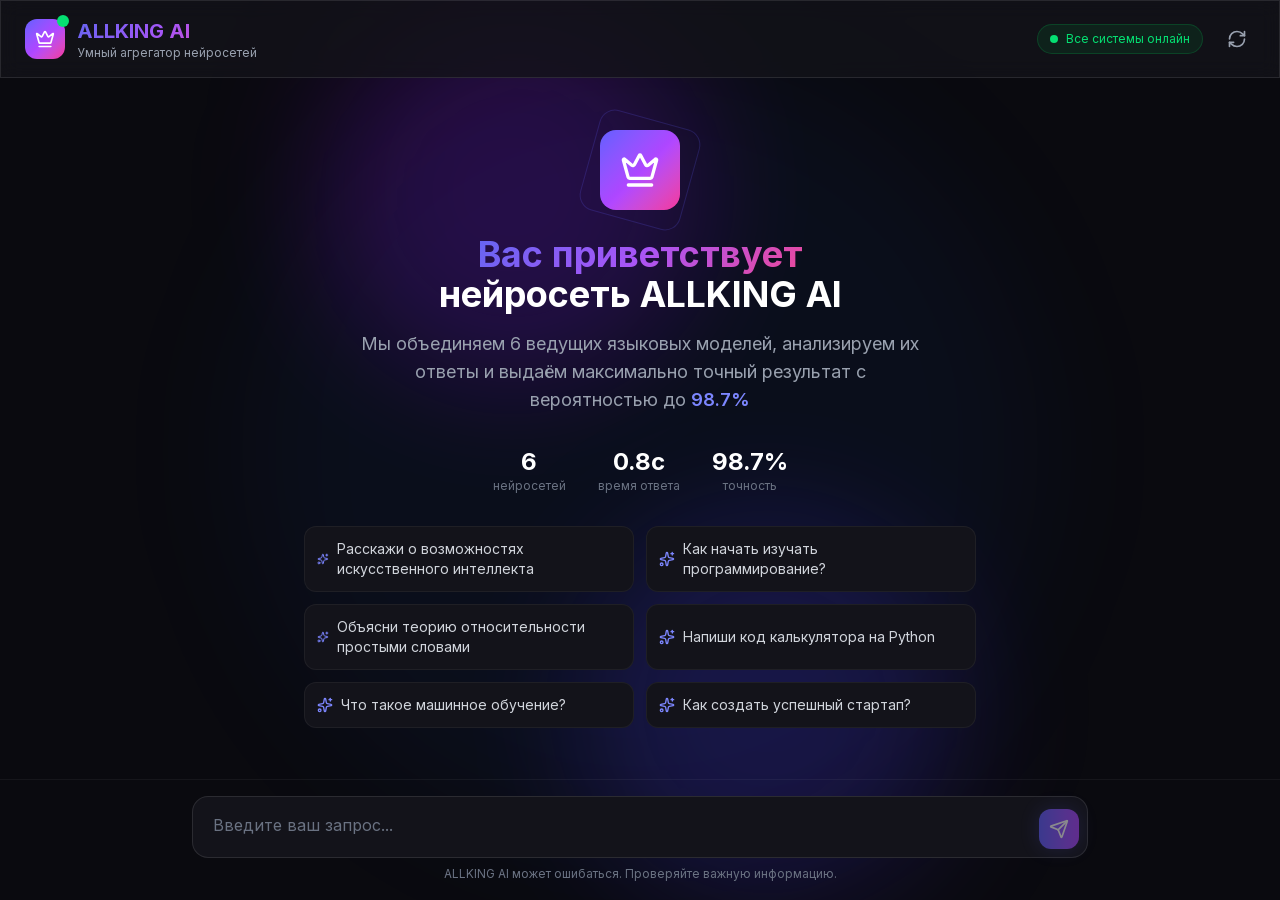
<file: index.html>
<!DOCTYPE html><!--L8Kvii0MlR4OQa4H_Rtrm--><html lang="ru"><head><meta charSet="utf-8"/><meta name="viewport" content="width=device-width, initial-scale=1"/><link rel="preload" href="/_next/static/media/83afe278b6a6bb3c-s.p.3a6ba036.woff2" as="font" crossorigin="" type="font/woff2"/><link rel="preload" href="/_next/static/media/9c72aa0f40e4eef8-s.p.18a48cbc.woff2" as="font" crossorigin="" type="font/woff2"/><link rel="stylesheet" href="/_next/static/chunks/51322089339bf55c.css" data-precedence="next"/><link rel="preload" as="script" fetchPriority="low" href="/_next/static/chunks/a488c2c9c34cd270.js"/><script src="/_next/static/chunks/7de9141b1af425c3.js" async=""></script><script src="/_next/static/chunks/a49505cb884d56ee.js" async=""></script><script src="/_next/static/chunks/turbopack-5479a4ee26b06108.js" async=""></script><script src="/_next/static/chunks/c4c79d5d0b280aeb.js" async=""></script><script src="/_next/static/chunks/2f23c2a90fdeb129.js" async=""></script><meta name="next-size-adjust" content=""/><title>ALLKING AI - Умный агрегатор нейросетей</title><meta name="description" content="ALLKING AI объединяет лучшие бесплатные нейросети для максимально точных ответов. Анализируем, сравниваем и выбираем лучший результат."/><link rel="icon" href="/favicon.ico?favicon.0b3bf435.ico" sizes="256x256" type="image/x-icon"/><script src="/_next/static/chunks/a6dad97d9634a72d.js" noModule=""></script></head><body class="inter_ed26c892-module__0Hd1FG__variable antialiased bg-[#0a0a0f] text-white min-h-screen"><div hidden=""><!--$--><!--/$--></div><div class="min-h-screen bg-[#0a0a0f] text-white overflow-hidden"><div class="fixed inset-0 overflow-hidden pointer-events-none"><div class="absolute top-0 left-1/4 w-96 h-96 bg-purple-600/20 rounded-full blur-3xl animate-pulse"></div><div class="absolute bottom-0 right-1/4 w-96 h-96 bg-indigo-600/20 rounded-full blur-3xl animate-pulse"></div><div class="absolute top-1/2 left-1/2 -translate-x-1/2 -translate-y-1/2 w-[800px] h-[800px] bg-blue-600/5 rounded-full blur-3xl"></div></div><header class="relative z-10 flex items-center justify-between px-6 py-4 glass border-b border-white/5"><div class="flex items-center gap-3"><div class="relative"><div class="w-10 h-10 rounded-xl bg-gradient-to-br from-indigo-500 via-purple-500 to-pink-500 flex items-center justify-center"><svg xmlns="http://www.w3.org/2000/svg" width="24" height="24" viewBox="0 0 24 24" fill="none" stroke="currentColor" stroke-width="2" stroke-linecap="round" stroke-linejoin="round" class="lucide lucide-crown w-5 h-5 text-white" aria-hidden="true"><path d="M11.562 3.266a.5.5 0 0 1 .876 0L15.39 8.87a1 1 0 0 0 1.516.294L21.183 5.5a.5.5 0 0 1 .798.519l-2.834 10.246a1 1 0 0 1-.956.734H5.81a1 1 0 0 1-.957-.734L2.02 6.02a.5.5 0 0 1 .798-.519l4.276 3.664a1 1 0 0 0 1.516-.294z"></path><path d="M5 21h14"></path></svg></div><div class="absolute -top-1 -right-1 w-3 h-3 bg-green-400 rounded-full animate-pulse"></div></div><div><h1 class="text-xl font-bold gradient-text">ALLKING AI</h1><p class="text-xs text-gray-400">Умный агрегатор нейросетей</p></div></div><div class="flex items-center gap-4"><div class="hidden md:flex items-center gap-2 px-3 py-1.5 rounded-full bg-green-500/10 border border-green-500/20"><div class="w-2 h-2 bg-green-400 rounded-full animate-pulse"></div><span class="text-xs text-green-400">Все системы онлайн</span></div><button class="p-2 rounded-lg hover:bg-white/5 transition-colors" title="Очистить чат"><svg xmlns="http://www.w3.org/2000/svg" width="24" height="24" viewBox="0 0 24 24" fill="none" stroke="currentColor" stroke-width="2" stroke-linecap="round" stroke-linejoin="round" class="lucide lucide-refresh-cw w-5 h-5 text-gray-400" aria-hidden="true"><path d="M3 12a9 9 0 0 1 9-9 9.75 9.75 0 0 1 6.74 2.74L21 8"></path><path d="M21 3v5h-5"></path><path d="M21 12a9 9 0 0 1-9 9 9.75 9.75 0 0 1-6.74-2.74L3 16"></path><path d="M8 16H3v5"></path></svg></button></div></header><main class="relative z-10 flex h-[calc(100vh-80px)]"><div class="flex-1 flex flex-col"><div class="flex-1 flex flex-col items-center justify-center px-6"><div class="text-center max-w-2xl" style="opacity:0;transform:translateY(20px)"><div class="relative inline-block mb-6"><div class="w-20 h-20 rounded-2xl bg-gradient-to-br from-indigo-500 via-purple-500 to-pink-500 flex items-center justify-center pulse-glow"><svg xmlns="http://www.w3.org/2000/svg" width="24" height="24" viewBox="0 0 24 24" fill="none" stroke="currentColor" stroke-width="2" stroke-linecap="round" stroke-linejoin="round" class="lucide lucide-crown w-10 h-10 text-white" aria-hidden="true"><path d="M11.562 3.266a.5.5 0 0 1 .876 0L15.39 8.87a1 1 0 0 0 1.516.294L21.183 5.5a.5.5 0 0 1 .798.519l-2.834 10.246a1 1 0 0 1-.956.734H5.81a1 1 0 0 1-.957-.734L2.02 6.02a.5.5 0 0 1 .798-.519l4.276 3.664a1 1 0 0 0 1.516-.294z"></path><path d="M5 21h14"></path></svg></div><div class="absolute -inset-3 rounded-2xl border border-indigo-500/20"></div></div><h2 class="text-4xl font-bold mb-4"><span class="gradient-text">Вас приветствует</span><br/><span class="text-white">нейросеть ALLKING AI</span></h2><p class="text-gray-400 text-lg mb-8 max-w-xl mx-auto">Мы объединяем 6 ведущих языковых моделей, анализируем их ответы и выдаём максимально точный результат с вероятностью до<span class="text-indigo-400 font-semibold"> 98.7%</span></p><div class="flex items-center justify-center gap-8 mb-8"><div class="text-center"><div class="text-2xl font-bold text-white">6</div><div class="text-xs text-gray-500">нейросетей</div></div><div class="text-center"><div class="text-2xl font-bold text-white">0.8с</div><div class="text-xs text-gray-500">время ответа</div></div><div class="text-center"><div class="text-2xl font-bold text-white">98.7%</div><div class="text-xs text-gray-500">точность</div></div></div><div class="grid grid-cols-1 md:grid-cols-2 gap-3 max-w-2xl mx-auto"><button class="p-3 text-left rounded-xl bg-[#13131a] border border-white/5 hover:border-indigo-500/30 hover:bg-[#1a1a25] transition-all group" style="opacity:0;transform:translateY(10px)"><div class="flex items-center gap-2"><svg xmlns="http://www.w3.org/2000/svg" width="24" height="24" viewBox="0 0 24 24" fill="none" stroke="currentColor" stroke-width="2" stroke-linecap="round" stroke-linejoin="round" class="lucide lucide-sparkles w-4 h-4 text-indigo-400 group-hover:scale-110 transition-transform" aria-hidden="true"><path d="M11.017 2.814a1 1 0 0 1 1.966 0l1.051 5.558a2 2 0 0 0 1.594 1.594l5.558 1.051a1 1 0 0 1 0 1.966l-5.558 1.051a2 2 0 0 0-1.594 1.594l-1.051 5.558a1 1 0 0 1-1.966 0l-1.051-5.558a2 2 0 0 0-1.594-1.594l-5.558-1.051a1 1 0 0 1 0-1.966l5.558-1.051a2 2 0 0 0 1.594-1.594z"></path><path d="M20 2v4"></path><path d="M22 4h-4"></path><circle cx="4" cy="20" r="2"></circle></svg><span class="text-sm text-gray-300 group-hover:text-white">Расскажи о возможностях искусственного интеллекта</span></div></button><button class="p-3 text-left rounded-xl bg-[#13131a] border border-white/5 hover:border-indigo-500/30 hover:bg-[#1a1a25] transition-all group" style="opacity:0;transform:translateY(10px)"><div class="flex items-center gap-2"><svg xmlns="http://www.w3.org/2000/svg" width="24" height="24" viewBox="0 0 24 24" fill="none" stroke="currentColor" stroke-width="2" stroke-linecap="round" stroke-linejoin="round" class="lucide lucide-sparkles w-4 h-4 text-indigo-400 group-hover:scale-110 transition-transform" aria-hidden="true"><path d="M11.017 2.814a1 1 0 0 1 1.966 0l1.051 5.558a2 2 0 0 0 1.594 1.594l5.558 1.051a1 1 0 0 1 0 1.966l-5.558 1.051a2 2 0 0 0-1.594 1.594l-1.051 5.558a1 1 0 0 1-1.966 0l-1.051-5.558a2 2 0 0 0-1.594-1.594l-5.558-1.051a1 1 0 0 1 0-1.966l5.558-1.051a2 2 0 0 0 1.594-1.594z"></path><path d="M20 2v4"></path><path d="M22 4h-4"></path><circle cx="4" cy="20" r="2"></circle></svg><span class="text-sm text-gray-300 group-hover:text-white">Как начать изучать программирование?</span></div></button><button class="p-3 text-left rounded-xl bg-[#13131a] border border-white/5 hover:border-indigo-500/30 hover:bg-[#1a1a25] transition-all group" style="opacity:0;transform:translateY(10px)"><div class="flex items-center gap-2"><svg xmlns="http://www.w3.org/2000/svg" width="24" height="24" viewBox="0 0 24 24" fill="none" stroke="currentColor" stroke-width="2" stroke-linecap="round" stroke-linejoin="round" class="lucide lucide-sparkles w-4 h-4 text-indigo-400 group-hover:scale-110 transition-transform" aria-hidden="true"><path d="M11.017 2.814a1 1 0 0 1 1.966 0l1.051 5.558a2 2 0 0 0 1.594 1.594l5.558 1.051a1 1 0 0 1 0 1.966l-5.558 1.051a2 2 0 0 0-1.594 1.594l-1.051 5.558a1 1 0 0 1-1.966 0l-1.051-5.558a2 2 0 0 0-1.594-1.594l-5.558-1.051a1 1 0 0 1 0-1.966l5.558-1.051a2 2 0 0 0 1.594-1.594z"></path><path d="M20 2v4"></path><path d="M22 4h-4"></path><circle cx="4" cy="20" r="2"></circle></svg><span class="text-sm text-gray-300 group-hover:text-white">Объясни теорию относительности простыми словами</span></div></button><button class="p-3 text-left rounded-xl bg-[#13131a] border border-white/5 hover:border-indigo-500/30 hover:bg-[#1a1a25] transition-all group" style="opacity:0;transform:translateY(10px)"><div class="flex items-center gap-2"><svg xmlns="http://www.w3.org/2000/svg" width="24" height="24" viewBox="0 0 24 24" fill="none" stroke="currentColor" stroke-width="2" stroke-linecap="round" stroke-linejoin="round" class="lucide lucide-sparkles w-4 h-4 text-indigo-400 group-hover:scale-110 transition-transform" aria-hidden="true"><path d="M11.017 2.814a1 1 0 0 1 1.966 0l1.051 5.558a2 2 0 0 0 1.594 1.594l5.558 1.051a1 1 0 0 1 0 1.966l-5.558 1.051a2 2 0 0 0-1.594 1.594l-1.051 5.558a1 1 0 0 1-1.966 0l-1.051-5.558a2 2 0 0 0-1.594-1.594l-5.558-1.051a1 1 0 0 1 0-1.966l5.558-1.051a2 2 0 0 0 1.594-1.594z"></path><path d="M20 2v4"></path><path d="M22 4h-4"></path><circle cx="4" cy="20" r="2"></circle></svg><span class="text-sm text-gray-300 group-hover:text-white">Напиши код калькулятора на Python</span></div></button><button class="p-3 text-left rounded-xl bg-[#13131a] border border-white/5 hover:border-indigo-500/30 hover:bg-[#1a1a25] transition-all group" style="opacity:0;transform:translateY(10px)"><div class="flex items-center gap-2"><svg xmlns="http://www.w3.org/2000/svg" width="24" height="24" viewBox="0 0 24 24" fill="none" stroke="currentColor" stroke-width="2" stroke-linecap="round" stroke-linejoin="round" class="lucide lucide-sparkles w-4 h-4 text-indigo-400 group-hover:scale-110 transition-transform" aria-hidden="true"><path d="M11.017 2.814a1 1 0 0 1 1.966 0l1.051 5.558a2 2 0 0 0 1.594 1.594l5.558 1.051a1 1 0 0 1 0 1.966l-5.558 1.051a2 2 0 0 0-1.594 1.594l-1.051 5.558a1 1 0 0 1-1.966 0l-1.051-5.558a2 2 0 0 0-1.594-1.594l-5.558-1.051a1 1 0 0 1 0-1.966l5.558-1.051a2 2 0 0 0 1.594-1.594z"></path><path d="M20 2v4"></path><path d="M22 4h-4"></path><circle cx="4" cy="20" r="2"></circle></svg><span class="text-sm text-gray-300 group-hover:text-white">Что такое машинное обучение?</span></div></button><button class="p-3 text-left rounded-xl bg-[#13131a] border border-white/5 hover:border-indigo-500/30 hover:bg-[#1a1a25] transition-all group" style="opacity:0;transform:translateY(10px)"><div class="flex items-center gap-2"><svg xmlns="http://www.w3.org/2000/svg" width="24" height="24" viewBox="0 0 24 24" fill="none" stroke="currentColor" stroke-width="2" stroke-linecap="round" stroke-linejoin="round" class="lucide lucide-sparkles w-4 h-4 text-indigo-400 group-hover:scale-110 transition-transform" aria-hidden="true"><path d="M11.017 2.814a1 1 0 0 1 1.966 0l1.051 5.558a2 2 0 0 0 1.594 1.594l5.558 1.051a1 1 0 0 1 0 1.966l-5.558 1.051a2 2 0 0 0-1.594 1.594l-1.051 5.558a1 1 0 0 1-1.966 0l-1.051-5.558a2 2 0 0 0-1.594-1.594l-5.558-1.051a1 1 0 0 1 0-1.966l5.558-1.051a2 2 0 0 0 1.594-1.594z"></path><path d="M20 2v4"></path><path d="M22 4h-4"></path><circle cx="4" cy="20" r="2"></circle></svg><span class="text-sm text-gray-300 group-hover:text-white">Как создать успешный стартап?</span></div></button></div></div></div><div class="p-4 border-t border-white/5"><form class="max-w-4xl mx-auto"><div class="relative flex items-end gap-2 bg-[#13131a] border border-white/10 rounded-2xl p-2 focus-within:border-indigo-500/30 transition-colors"><textarea placeholder="Введите ваш запрос..." class="flex-1 bg-transparent px-3 py-2 text-white placeholder-gray-500 resize-none focus:outline-none max-h-32" rows="1" style="min-height:44px"></textarea><button type="submit" disabled="" class="p-2.5 rounded-xl bg-gradient-to-r from-indigo-500 to-purple-500 hover:from-indigo-600 hover:to-purple-600 disabled:opacity-50 disabled:cursor-not-allowed transition-all glow"><svg xmlns="http://www.w3.org/2000/svg" width="24" height="24" viewBox="0 0 24 24" fill="none" stroke="currentColor" stroke-width="2" stroke-linecap="round" stroke-linejoin="round" class="lucide lucide-send w-5 h-5" aria-hidden="true"><path d="M14.536 21.686a.5.5 0 0 0 .937-.024l6.5-19a.496.496 0 0 0-.635-.635l-19 6.5a.5.5 0 0 0-.024.937l7.93 3.18a2 2 0 0 1 1.112 1.11z"></path><path d="m21.854 2.147-10.94 10.939"></path></svg></button></div><p class="text-center text-xs text-gray-500 mt-2">ALLKING AI может ошибаться. Проверяйте важную информацию.</p></form></div></div></main></div><!--$--><!--/$--><script src="/_next/static/chunks/a488c2c9c34cd270.js" id="_R_" async=""></script><script>(self.__next_f=self.__next_f||[]).push([0])</script><script>self.__next_f.push([1,"1:\"$Sreact.fragment\"\n2:I[39756,[\"/_next/static/chunks/c4c79d5d0b280aeb.js\"],\"default\"]\n3:I[37457,[\"/_next/static/chunks/c4c79d5d0b280aeb.js\"],\"default\"]\n4:I[47257,[\"/_next/static/chunks/c4c79d5d0b280aeb.js\"],\"ClientPageRoot\"]\n5:I[52683,[\"/_next/static/chunks/2f23c2a90fdeb129.js\"],\"default\"]\n8:I[97367,[\"/_next/static/chunks/c4c79d5d0b280aeb.js\"],\"OutletBoundary\"]\n9:\"$Sreact.suspense\"\nb:I[97367,[\"/_next/static/chunks/c4c79d5d0b280aeb.js\"],\"ViewportBoundary\"]\nd:I[97367,[\"/_next/static/chunks/c4c79d5d0b280aeb.js\"],\"MetadataBoundary\"]\nf:I[68027,[],\"default\"]\n:HL[\"/_next/static/chunks/51322089339bf55c.css\",\"style\"]\n:HL[\"/_next/static/media/83afe278b6a6bb3c-s.p.3a6ba036.woff2\",\"font\",{\"crossOrigin\":\"\",\"type\":\"font/woff2\"}]\n:HL[\"/_next/static/media/9c72aa0f40e4eef8-s.p.18a48cbc.woff2\",\"font\",{\"crossOrigin\":\"\",\"type\":\"font/woff2\"}]\n"])</script><script>self.__next_f.push([1,"0:{\"P\":null,\"b\":\"L8Kvii0MlR4OQa4H_Rtrm\",\"c\":[\"\",\"\"],\"q\":\"\",\"i\":false,\"f\":[[[\"\",{\"children\":[\"__PAGE__\",{}]},\"$undefined\",\"$undefined\",true],[[\"$\",\"$1\",\"c\",{\"children\":[[[\"$\",\"link\",\"0\",{\"rel\":\"stylesheet\",\"href\":\"/_next/static/chunks/51322089339bf55c.css\",\"precedence\":\"next\",\"crossOrigin\":\"$undefined\",\"nonce\":\"$undefined\"}]],[\"$\",\"html\",null,{\"lang\":\"ru\",\"children\":[\"$\",\"body\",null,{\"className\":\"inter_ed26c892-module__0Hd1FG__variable antialiased bg-[#0a0a0f] text-white min-h-screen\",\"children\":[\"$\",\"$L2\",null,{\"parallelRouterKey\":\"children\",\"error\":\"$undefined\",\"errorStyles\":\"$undefined\",\"errorScripts\":\"$undefined\",\"template\":[\"$\",\"$L3\",null,{}],\"templateStyles\":\"$undefined\",\"templateScripts\":\"$undefined\",\"notFound\":[[[\"$\",\"title\",null,{\"children\":\"404: This page could not be found.\"}],[\"$\",\"div\",null,{\"style\":{\"fontFamily\":\"system-ui,\\\"Segoe UI\\\",Roboto,Helvetica,Arial,sans-serif,\\\"Apple Color Emoji\\\",\\\"Segoe UI Emoji\\\"\",\"height\":\"100vh\",\"textAlign\":\"center\",\"display\":\"flex\",\"flexDirection\":\"column\",\"alignItems\":\"center\",\"justifyContent\":\"center\"},\"children\":[\"$\",\"div\",null,{\"children\":[[\"$\",\"style\",null,{\"dangerouslySetInnerHTML\":{\"__html\":\"body{color:#000;background:#fff;margin:0}.next-error-h1{border-right:1px solid rgba(0,0,0,.3)}@media (prefers-color-scheme:dark){body{color:#fff;background:#000}.next-error-h1{border-right:1px solid rgba(255,255,255,.3)}}\"}}],[\"$\",\"h1\",null,{\"className\":\"next-error-h1\",\"style\":{\"display\":\"inline-block\",\"margin\":\"0 20px 0 0\",\"padding\":\"0 23px 0 0\",\"fontSize\":24,\"fontWeight\":500,\"verticalAlign\":\"top\",\"lineHeight\":\"49px\"},\"children\":404}],[\"$\",\"div\",null,{\"style\":{\"display\":\"inline-block\"},\"children\":[\"$\",\"h2\",null,{\"style\":{\"fontSize\":14,\"fontWeight\":400,\"lineHeight\":\"49px\",\"margin\":0},\"children\":\"This page could not be found.\"}]}]]}]}]],[]],\"forbidden\":\"$undefined\",\"unauthorized\":\"$undefined\"}]}]}]]}],{\"children\":[[\"$\",\"$1\",\"c\",{\"children\":[[\"$\",\"$L4\",null,{\"Component\":\"$5\",\"serverProvidedParams\":{\"searchParams\":{},\"params\":{},\"promises\":[\"$@6\",\"$@7\"]}}],[[\"$\",\"script\",\"script-0\",{\"src\":\"/_next/static/chunks/2f23c2a90fdeb129.js\",\"async\":true,\"nonce\":\"$undefined\"}]],[\"$\",\"$L8\",null,{\"children\":[\"$\",\"$9\",null,{\"name\":\"Next.MetadataOutlet\",\"children\":\"$@a\"}]}]]}],{},null,false,false]},null,false,false],[\"$\",\"$1\",\"h\",{\"children\":[null,[\"$\",\"$Lb\",null,{\"children\":\"$Lc\"}],[\"$\",\"div\",null,{\"hidden\":true,\"children\":[\"$\",\"$Ld\",null,{\"children\":[\"$\",\"$9\",null,{\"name\":\"Next.Metadata\",\"children\":\"$Le\"}]}]}],[\"$\",\"meta\",null,{\"name\":\"next-size-adjust\",\"content\":\"\"}]]}],false]],\"m\":\"$undefined\",\"G\":[\"$f\",[]],\"S\":true}\n"])</script><script>self.__next_f.push([1,"6:{}\n7:\"$0:f:0:1:1:children:0:props:children:0:props:serverProvidedParams:params\"\n"])</script><script>self.__next_f.push([1,"c:[[\"$\",\"meta\",\"0\",{\"charSet\":\"utf-8\"}],[\"$\",\"meta\",\"1\",{\"name\":\"viewport\",\"content\":\"width=device-width, initial-scale=1\"}]]\n"])</script><script>self.__next_f.push([1,"10:I[27201,[\"/_next/static/chunks/c4c79d5d0b280aeb.js\"],\"IconMark\"]\na:null\ne:[[\"$\",\"title\",\"0\",{\"children\":\"ALLKING AI - Умный агрегатор нейросетей\"}],[\"$\",\"meta\",\"1\",{\"name\":\"description\",\"content\":\"ALLKING AI объединяет лучшие бесплатные нейросети для максимально точных ответов. Анализируем, сравниваем и выбираем лучший результат.\"}],[\"$\",\"link\",\"2\",{\"rel\":\"icon\",\"href\":\"/favicon.ico?favicon.0b3bf435.ico\",\"sizes\":\"256x256\",\"type\":\"image/x-icon\"}],[\"$\",\"$L10\",\"3\",{}]]\n"])</script></body></html>
</file>
<file: _next/static/chunks/51322089339bf55c.css>
@font-face{font-family:Inter;font-style:normal;font-weight:100 900;font-display:swap;src:url(../media/2c55a0e60120577a-s.2a48534a.woff2)format("woff2");unicode-range:U+460-52F,U+1C80-1C8A,U+20B4,U+2DE0-2DFF,U+A640-A69F,U+FE2E-FE2F}@font-face{font-family:Inter;font-style:normal;font-weight:100 900;font-display:swap;src:url(../media/9c72aa0f40e4eef8-s.p.18a48cbc.woff2)format("woff2");unicode-range:U+301,U+400-45F,U+490-491,U+4B0-4B1,U+2116}@font-face{font-family:Inter;font-style:normal;font-weight:100 900;font-display:swap;src:url(../media/ad66f9afd8947f86-s.7a40eb73.woff2)format("woff2");unicode-range:U+1F??}@font-face{font-family:Inter;font-style:normal;font-weight:100 900;font-display:swap;src:url(../media/5476f68d60460930-s.c995e352.woff2)format("woff2");unicode-range:U+370-377,U+37A-37F,U+384-38A,U+38C,U+38E-3A1,U+3A3-3FF}@font-face{font-family:Inter;font-style:normal;font-weight:100 900;font-display:swap;src:url(../media/2bbe8d2671613f1f-s.76dcb0b2.woff2)format("woff2");unicode-range:U+102-103,U+110-111,U+128-129,U+168-169,U+1A0-1A1,U+1AF-1B0,U+300-301,U+303-304,U+308-309,U+323,U+329,U+1EA0-1EF9,U+20AB}@font-face{font-family:Inter;font-style:normal;font-weight:100 900;font-display:swap;src:url(../media/1bffadaabf893a1e-s.7cd81963.woff2)format("woff2");unicode-range:U+100-2BA,U+2BD-2C5,U+2C7-2CC,U+2CE-2D7,U+2DD-2FF,U+304,U+308,U+329,U+1D00-1DBF,U+1E00-1E9F,U+1EF2-1EFF,U+2020,U+20A0-20AB,U+20AD-20C0,U+2113,U+2C60-2C7F,U+A720-A7FF}@font-face{font-family:Inter;font-style:normal;font-weight:100 900;font-display:swap;src:url(../media/83afe278b6a6bb3c-s.p.3a6ba036.woff2)format("woff2");unicode-range:U+??,U+131,U+152-153,U+2BB-2BC,U+2C6,U+2DA,U+2DC,U+304,U+308,U+329,U+2000-206F,U+20AC,U+2122,U+2191,U+2193,U+2212,U+2215,U+FEFF,U+FFFD}@font-face{font-family:Inter Fallback;src:local(Arial);ascent-override:90.44%;descent-override:22.52%;line-gap-override:0.0%;size-adjust:107.12%}.inter_ed26c892-module__0Hd1FG__className{font-family:Inter,Inter Fallback;font-style:normal}.inter_ed26c892-module__0Hd1FG__variable{--font-inter:"Inter","Inter Fallback"}
@layer properties{@supports (((-webkit-hyphens:none)) and (not (margin-trim:inline))) or ((-moz-orient:inline) and (not (color:rgb(from red r g b)))){*,:before,:after,::backdrop{--tw-translate-x:0;--tw-translate-y:0;--tw-translate-z:0;--tw-rotate-x:initial;--tw-rotate-y:initial;--tw-rotate-z:initial;--tw-skew-x:initial;--tw-skew-y:initial;--tw-space-y-reverse:0;--tw-border-style:solid;--tw-gradient-position:initial;--tw-gradient-from:#0000;--tw-gradient-via:#0000;--tw-gradient-to:#0000;--tw-gradient-stops:initial;--tw-gradient-via-stops:initial;--tw-gradient-from-position:0%;--tw-gradient-via-position:50%;--tw-gradient-to-position:100%;--tw-leading:initial;--tw-font-weight:initial;--tw-tracking:initial;--tw-blur:initial;--tw-brightness:initial;--tw-contrast:initial;--tw-grayscale:initial;--tw-hue-rotate:initial;--tw-invert:initial;--tw-opacity:initial;--tw-saturate:initial;--tw-sepia:initial;--tw-drop-shadow:initial;--tw-drop-shadow-color:initial;--tw-drop-shadow-alpha:100%;--tw-drop-shadow-size:initial;--tw-backdrop-blur:initial;--tw-backdrop-brightness:initial;--tw-backdrop-contrast:initial;--tw-backdrop-grayscale:initial;--tw-backdrop-hue-rotate:initial;--tw-backdrop-invert:initial;--tw-backdrop-opacity:initial;--tw-backdrop-saturate:initial;--tw-backdrop-sepia:initial;--tw-ease:initial;--tw-scale-x:1;--tw-scale-y:1;--tw-scale-z:1}}}@layer theme{:root,:host{--font-mono:ui-monospace,SFMono-Regular,Menlo,Monaco,Consolas,"Liberation Mono","Courier New",monospace;--color-red-400:#ff6568;--color-red-500:#fb2c36;--color-yellow-400:#fac800;--color-green-400:#05df72;--color-green-500:#00c758;--color-blue-400:#54a2ff;--color-blue-500:#3080ff;--color-blue-600:#155dfc;--color-indigo-400:#7d87ff;--color-indigo-500:#625fff;--color-indigo-600:#4f39f6;--color-purple-300:#d9b3ff;--color-purple-400:#c07eff;--color-purple-500:#ac4bff;--color-purple-600:#9810fa;--color-pink-500:#f6339a;--color-gray-300:#d1d5dc;--color-gray-400:#99a1af;--color-gray-500:#6a7282;--color-gray-700:#364153;--color-black:#000;--color-white:#fff;--spacing:.25rem;--container-md:28rem;--container-xl:36rem;--container-2xl:42rem;--container-3xl:48rem;--container-4xl:56rem;--text-xs:.75rem;--text-xs--line-height:calc(1/.75);--text-sm:.875rem;--text-sm--line-height:calc(1.25/.875);--text-base:1rem;--text-base--line-height:calc(1.5/1);--text-lg:1.125rem;--text-lg--line-height:calc(1.75/1.125);--text-xl:1.25rem;--text-xl--line-height:calc(1.75/1.25);--text-2xl:1.5rem;--text-2xl--line-height:calc(2/1.5);--text-4xl:2.25rem;--text-4xl--line-height:calc(2.5/2.25);--font-weight-medium:500;--font-weight-semibold:600;--font-weight-bold:700;--tracking-wider:.05em;--leading-relaxed:1.625;--radius-md:.375rem;--radius-lg:.5rem;--radius-xl:.75rem;--radius-2xl:1rem;--ease-in:cubic-bezier(.4,0,1,1);--ease-out:cubic-bezier(0,0,.2,1);--ease-in-out:cubic-bezier(.4,0,.2,1);--animate-spin:spin 1s linear infinite;--animate-pulse:pulse 2s cubic-bezier(.4,0,.6,1)infinite;--blur-3xl:64px;--default-transition-duration:.15s;--default-transition-timing-function:cubic-bezier(.4,0,.2,1);--default-font-family:var(--font-inter);--default-mono-font-family:var(--font-mono)}@supports (color:lab(0% 0 0)){:root,:host{--color-red-400:lab(63.7053% 60.7449 31.3109);--color-red-500:lab(55.4814% 75.0732 48.8528);--color-yellow-400:lab(83.2664% 8.65132 106.895);--color-green-400:lab(78.503% -64.9265 39.7492);--color-green-500:lab(70.5521% -66.5147 45.8072);--color-blue-400:lab(65.0361% -1.42062 -56.9803);--color-blue-500:lab(54.1736% 13.3368 -74.6839);--color-blue-600:lab(44.0605% 29.0279 -86.0352);--color-indigo-400:lab(59.866% 22.4833 -64.4485);--color-indigo-500:lab(48.295% 38.3129 -81.9673);--color-indigo-600:lab(38.4009% 52.6132 -92.3857);--color-purple-300:lab(78.3298% 26.2195 -34.9499);--color-purple-400:lab(63.6946% 47.6127 -59.2066);--color-purple-500:lab(52.0183% 66.11 -78.2316);--color-purple-600:lab(43.0295% 75.21 -86.5669);--color-pink-500:lab(56.9303% 76.8162 -8.07021);--color-gray-300:lab(85.1236% -.612259 -3.7138);--color-gray-400:lab(65.9269% -.832707 -8.17474);--color-gray-500:lab(47.7841% -.393212 -10.0268);--color-gray-700:lab(27.1134% -.956401 -12.3224)}}}@layer base{*,:after,:before,::backdrop{box-sizing:border-box;border:0 solid;margin:0;padding:0}::file-selector-button{box-sizing:border-box;border:0 solid;margin:0;padding:0}html,:host{-webkit-text-size-adjust:100%;tab-size:4;line-height:1.5;font-family:var(--default-font-family,ui-sans-serif,system-ui,sans-serif,"Apple Color Emoji","Segoe UI Emoji","Segoe UI Symbol","Noto Color Emoji");font-feature-settings:var(--default-font-feature-settings,normal);font-variation-settings:var(--default-font-variation-settings,normal);-webkit-tap-highlight-color:transparent}hr{height:0;color:inherit;border-top-width:1px}abbr:where([title]){-webkit-text-decoration:underline dotted;text-decoration:underline dotted}h1,h2,h3,h4,h5,h6{font-size:inherit;font-weight:inherit}a{color:inherit;-webkit-text-decoration:inherit;-webkit-text-decoration:inherit;-webkit-text-decoration:inherit;-webkit-text-decoration:inherit;text-decoration:inherit}b,strong{font-weight:bolder}code,kbd,samp,pre{font-family:var(--default-mono-font-family,ui-monospace,SFMono-Regular,Menlo,Monaco,Consolas,"Liberation Mono","Courier New",monospace);font-feature-settings:var(--default-mono-font-feature-settings,normal);font-variation-settings:var(--default-mono-font-variation-settings,normal);font-size:1em}small{font-size:80%}sub,sup{vertical-align:baseline;font-size:75%;line-height:0;position:relative}sub{bottom:-.25em}sup{top:-.5em}table{text-indent:0;border-color:inherit;border-collapse:collapse}:-moz-focusring{outline:auto}progress{vertical-align:baseline}summary{display:list-item}ol,ul,menu{list-style:none}img,svg,video,canvas,audio,iframe,embed,object{vertical-align:middle;display:block}img,video{max-width:100%;height:auto}button,input,select,optgroup,textarea{font:inherit;font-feature-settings:inherit;font-variation-settings:inherit;letter-spacing:inherit;color:inherit;opacity:1;background-color:#0000;border-radius:0}::file-selector-button{font:inherit;font-feature-settings:inherit;font-variation-settings:inherit;letter-spacing:inherit;color:inherit;opacity:1;background-color:#0000;border-radius:0}:where(select:is([multiple],[size])) optgroup{font-weight:bolder}:where(select:is([multiple],[size])) optgroup option{padding-inline-start:20px}::file-selector-button{margin-inline-end:4px}::placeholder{opacity:1}@supports (not ((-webkit-appearance:-apple-pay-button))) or (contain-intrinsic-size:1px){::placeholder{color:currentColor}@supports (color:color-mix(in lab, red, red)){::placeholder{color:color-mix(in oklab,currentcolor 50%,transparent)}}}textarea{resize:vertical}::-webkit-search-decoration{-webkit-appearance:none}::-webkit-date-and-time-value{min-height:1lh;text-align:inherit}::-webkit-datetime-edit{display:inline-flex}::-webkit-datetime-edit-fields-wrapper{padding:0}::-webkit-datetime-edit{padding-block:0}::-webkit-datetime-edit-year-field{padding-block:0}::-webkit-datetime-edit-month-field{padding-block:0}::-webkit-datetime-edit-day-field{padding-block:0}::-webkit-datetime-edit-hour-field{padding-block:0}::-webkit-datetime-edit-minute-field{padding-block:0}::-webkit-datetime-edit-second-field{padding-block:0}::-webkit-datetime-edit-millisecond-field{padding-block:0}::-webkit-datetime-edit-meridiem-field{padding-block:0}::-webkit-calendar-picker-indicator{line-height:1}:-moz-ui-invalid{box-shadow:none}button,input:where([type=button],[type=reset],[type=submit]){appearance:button}::file-selector-button{appearance:button}::-webkit-inner-spin-button{height:auto}::-webkit-outer-spin-button{height:auto}[hidden]:where(:not([hidden=until-found])){display:none!important}}@layer components;@layer utilities{.pointer-events-none{pointer-events:none}.visible{visibility:visible}.sr-only{clip-path:inset(50%);white-space:nowrap;border-width:0;width:1px;height:1px;margin:-1px;padding:0;position:absolute;overflow:hidden}.absolute{position:absolute}.fixed{position:fixed}.relative{position:relative}.static{position:static}.sticky{position:sticky}.-inset-3{inset:calc(var(--spacing)*-3)}.inset-0{inset:calc(var(--spacing)*0)}.inset-y-0{inset-block:calc(var(--spacing)*0)}.-top-1{top:calc(var(--spacing)*-1)}.top-0{top:calc(var(--spacing)*0)}.top-1\/2{top:50%}.-right-1{right:calc(var(--spacing)*-1)}.right-1\/4{right:25%}.bottom-0{bottom:calc(var(--spacing)*0)}.left-0{left:calc(var(--spacing)*0)}.left-1\/2{left:50%}.left-1\/4{left:25%}.z-10{z-index:10}.z-40{z-index:40}.z-50{z-index:50}.mx-auto{margin-inline:auto}.mt-0\.5{margin-top:calc(var(--spacing)*.5)}.mt-2{margin-top:calc(var(--spacing)*2)}.mt-6{margin-top:calc(var(--spacing)*6)}.mb-1{margin-bottom:calc(var(--spacing)*1)}.mb-2{margin-bottom:calc(var(--spacing)*2)}.mb-3{margin-bottom:calc(var(--spacing)*3)}.mb-4{margin-bottom:calc(var(--spacing)*4)}.mb-6{margin-bottom:calc(var(--spacing)*6)}.mb-8{margin-bottom:calc(var(--spacing)*8)}.ml-2{margin-left:calc(var(--spacing)*2)}.line-clamp-1{-webkit-line-clamp:1;-webkit-box-orient:vertical;display:-webkit-box;overflow:hidden}.line-clamp-2{-webkit-line-clamp:2;-webkit-box-orient:vertical;display:-webkit-box;overflow:hidden}.block{display:block}.contents{display:contents}.flex{display:flex}.grid{display:grid}.hidden{display:none}.inline{display:inline}.inline-block{display:inline-block}.inline-flex{display:inline-flex}.table{display:table}.h-1\.5{height:calc(var(--spacing)*1.5)}.h-2{height:calc(var(--spacing)*2)}.h-3{height:calc(var(--spacing)*3)}.h-3\.5{height:calc(var(--spacing)*3.5)}.h-4{height:calc(var(--spacing)*4)}.h-5{height:calc(var(--spacing)*5)}.h-8{height:calc(var(--spacing)*8)}.h-10{height:calc(var(--spacing)*10)}.h-12{height:calc(var(--spacing)*12)}.h-16{height:calc(var(--spacing)*16)}.h-20{height:calc(var(--spacing)*20)}.h-96{height:calc(var(--spacing)*96)}.h-\[800px\]{height:800px}.h-\[calc\(100vh-80px\)\]{height:calc(100vh - 80px)}.h-full{height:100%}.max-h-32{max-height:calc(var(--spacing)*32)}.min-h-screen{min-height:100vh}.w-2{width:calc(var(--spacing)*2)}.w-3{width:calc(var(--spacing)*3)}.w-3\.5{width:calc(var(--spacing)*3.5)}.w-4{width:calc(var(--spacing)*4)}.w-5{width:calc(var(--spacing)*5)}.w-8{width:calc(var(--spacing)*8)}.w-10{width:calc(var(--spacing)*10)}.w-12{width:calc(var(--spacing)*12)}.w-16{width:calc(var(--spacing)*16)}.w-20{width:calc(var(--spacing)*20)}.w-80{width:calc(var(--spacing)*80)}.w-96{width:calc(var(--spacing)*96)}.w-\[800px\]{width:800px}.w-full{width:100%}.max-w-2xl{max-width:var(--container-2xl)}.max-w-3xl{max-width:var(--container-3xl)}.max-w-4xl{max-width:var(--container-4xl)}.max-w-\[90\%\]{max-width:90%}.max-w-md{max-width:var(--container-md)}.max-w-none{max-width:none}.max-w-xl{max-width:var(--container-xl)}.min-w-0{min-width:calc(var(--spacing)*0)}.flex-1{flex:1}.flex-shrink-0{flex-shrink:0}.-translate-x-1\/2{--tw-translate-x:calc(calc(1/2*100%)*-1);translate:var(--tw-translate-x)var(--tw-translate-y)}.-translate-y-1\/2{--tw-translate-y:calc(calc(1/2*100%)*-1);translate:var(--tw-translate-x)var(--tw-translate-y)}.-rotate-90{rotate:-90deg}.transform{transform:var(--tw-rotate-x,)var(--tw-rotate-y,)var(--tw-rotate-z,)var(--tw-skew-x,)var(--tw-skew-y,)}.animate-pulse{animation:var(--animate-pulse)}.animate-spin{animation:var(--animate-spin)}.resize{resize:both}.resize-none{resize:none}.grid-cols-1{grid-template-columns:repeat(1,minmax(0,1fr))}.flex-col{flex-direction:column}.flex-wrap{flex-wrap:wrap}.items-center{align-items:center}.items-end{align-items:flex-end}.items-start{align-items:flex-start}.justify-between{justify-content:space-between}.justify-center{justify-content:center}.justify-end{justify-content:flex-end}.justify-start{justify-content:flex-start}.gap-1{gap:calc(var(--spacing)*1)}.gap-1\.5{gap:calc(var(--spacing)*1.5)}.gap-2{gap:calc(var(--spacing)*2)}.gap-3{gap:calc(var(--spacing)*3)}.gap-4{gap:calc(var(--spacing)*4)}.gap-8{gap:calc(var(--spacing)*8)}:where(.space-y-1>:not(:last-child)){--tw-space-y-reverse:0;margin-block-start:calc(calc(var(--spacing)*1)*var(--tw-space-y-reverse));margin-block-end:calc(calc(var(--spacing)*1)*calc(1 - var(--tw-space-y-reverse)))}:where(.space-y-2>:not(:last-child)){--tw-space-y-reverse:0;margin-block-start:calc(calc(var(--spacing)*2)*var(--tw-space-y-reverse));margin-block-end:calc(calc(var(--spacing)*2)*calc(1 - var(--tw-space-y-reverse)))}:where(.space-y-3>:not(:last-child)){--tw-space-y-reverse:0;margin-block-start:calc(calc(var(--spacing)*3)*var(--tw-space-y-reverse));margin-block-end:calc(calc(var(--spacing)*3)*calc(1 - var(--tw-space-y-reverse)))}:where(.space-y-4>:not(:last-child)){--tw-space-y-reverse:0;margin-block-start:calc(calc(var(--spacing)*4)*var(--tw-space-y-reverse));margin-block-end:calc(calc(var(--spacing)*4)*calc(1 - var(--tw-space-y-reverse)))}.truncate{text-overflow:ellipsis;white-space:nowrap;overflow:hidden}.overflow-hidden{overflow:hidden}.overflow-y-auto{overflow-y:auto}.rounded{border-radius:.25rem}.rounded-2xl{border-radius:var(--radius-2xl)}.rounded-full{border-radius:3.40282e38px}.rounded-lg{border-radius:var(--radius-lg)}.rounded-md{border-radius:var(--radius-md)}.rounded-xl{border-radius:var(--radius-xl)}.border{border-style:var(--tw-border-style);border-width:1px}.border-t{border-top-style:var(--tw-border-style);border-top-width:1px}.border-r{border-right-style:var(--tw-border-style);border-right-width:1px}.border-b{border-bottom-style:var(--tw-border-style);border-bottom-width:1px}.border-b-2{border-bottom-style:var(--tw-border-style);border-bottom-width:2px}.border-l{border-left-style:var(--tw-border-style);border-left-width:1px}.border-blue-500\/20{border-color:#3080ff33}@supports (color:color-mix(in lab, red, red)){.border-blue-500\/20{border-color:color-mix(in oklab,var(--color-blue-500)20%,transparent)}}.border-blue-500\/30{border-color:#3080ff4d}@supports (color:color-mix(in lab, red, red)){.border-blue-500\/30{border-color:color-mix(in oklab,var(--color-blue-500)30%,transparent)}}.border-green-500\/20{border-color:#00c75833}@supports (color:color-mix(in lab, red, red)){.border-green-500\/20{border-color:color-mix(in oklab,var(--color-green-500)20%,transparent)}}.border-indigo-500{border-color:var(--color-indigo-500)}.border-indigo-500\/20{border-color:#625fff33}@supports (color:color-mix(in lab, red, red)){.border-indigo-500\/20{border-color:color-mix(in oklab,var(--color-indigo-500)20%,transparent)}}.border-indigo-500\/30{border-color:#625fff4d}@supports (color:color-mix(in lab, red, red)){.border-indigo-500\/30{border-color:color-mix(in oklab,var(--color-indigo-500)30%,transparent)}}.border-purple-500\/30{border-color:#ac4bff4d}@supports (color:color-mix(in lab, red, red)){.border-purple-500\/30{border-color:color-mix(in oklab,var(--color-purple-500)30%,transparent)}}.border-transparent{border-color:#0000}.border-white\/5{border-color:#ffffff0d}@supports (color:color-mix(in lab, red, red)){.border-white\/5{border-color:color-mix(in oklab,var(--color-white)5%,transparent)}}.border-white\/10{border-color:#ffffff1a}@supports (color:color-mix(in lab, red, red)){.border-white\/10{border-color:color-mix(in oklab,var(--color-white)10%,transparent)}}.bg-\[\#0a0a0f\]{background-color:#0a0a0f}.bg-\[\#0a0a0f\]\/80{background-color:#0a0a0fcc;background-color:lab(2.83714% .595115 -2.18317/.8)}.bg-\[\#0f0f16\]{background-color:#0f0f16}.bg-\[\#13131a\]{background-color:#13131a}.bg-black\/60{background-color:#0009}@supports (color:color-mix(in lab, red, red)){.bg-black\/60{background-color:color-mix(in oklab,var(--color-black)60%,transparent)}}.bg-blue-500\/10{background-color:#3080ff1a}@supports (color:color-mix(in lab, red, red)){.bg-blue-500\/10{background-color:color-mix(in oklab,var(--color-blue-500)10%,transparent)}}.bg-blue-500\/20{background-color:#3080ff33}@supports (color:color-mix(in lab, red, red)){.bg-blue-500\/20{background-color:color-mix(in oklab,var(--color-blue-500)20%,transparent)}}.bg-blue-600\/5{background-color:#155dfc0d}@supports (color:color-mix(in lab, red, red)){.bg-blue-600\/5{background-color:color-mix(in oklab,var(--color-blue-600)5%,transparent)}}.bg-gray-500{background-color:var(--color-gray-500)}.bg-gray-700{background-color:var(--color-gray-700)}.bg-green-400{background-color:var(--color-green-400)}.bg-green-500\/10{background-color:#00c7581a}@supports (color:color-mix(in lab, red, red)){.bg-green-500\/10{background-color:color-mix(in oklab,var(--color-green-500)10%,transparent)}}.bg-indigo-500{background-color:var(--color-indigo-500)}.bg-indigo-500\/20{background-color:#625fff33}@supports (color:color-mix(in lab, red, red)){.bg-indigo-500\/20{background-color:color-mix(in oklab,var(--color-indigo-500)20%,transparent)}}.bg-indigo-600{background-color:var(--color-indigo-600)}.bg-indigo-600\/20{background-color:#4f39f633}@supports (color:color-mix(in lab, red, red)){.bg-indigo-600\/20{background-color:color-mix(in oklab,var(--color-indigo-600)20%,transparent)}}.bg-pink-500{background-color:var(--color-pink-500)}.bg-purple-500{background-color:var(--color-purple-500)}.bg-purple-500\/10{background-color:#ac4bff1a}@supports (color:color-mix(in lab, red, red)){.bg-purple-500\/10{background-color:color-mix(in oklab,var(--color-purple-500)10%,transparent)}}.bg-purple-500\/20{background-color:#ac4bff33}@supports (color:color-mix(in lab, red, red)){.bg-purple-500\/20{background-color:color-mix(in oklab,var(--color-purple-500)20%,transparent)}}.bg-purple-600\/20{background-color:#9810fa33}@supports (color:color-mix(in lab, red, red)){.bg-purple-600\/20{background-color:color-mix(in oklab,var(--color-purple-600)20%,transparent)}}.bg-transparent{background-color:#0000}.bg-white\/5{background-color:#ffffff0d}@supports (color:color-mix(in lab, red, red)){.bg-white\/5{background-color:color-mix(in oklab,var(--color-white)5%,transparent)}}.bg-gradient-to-br{--tw-gradient-position:to bottom right in oklab;background-image:linear-gradient(var(--tw-gradient-stops))}.bg-gradient-to-r{--tw-gradient-position:to right in oklab;background-image:linear-gradient(var(--tw-gradient-stops))}.from-indigo-500{--tw-gradient-from:var(--color-indigo-500);--tw-gradient-stops:var(--tw-gradient-via-stops,var(--tw-gradient-position),var(--tw-gradient-from)var(--tw-gradient-from-position),var(--tw-gradient-to)var(--tw-gradient-to-position))}.from-indigo-500\/20{--tw-gradient-from:#625fff33}@supports (color:color-mix(in lab, red, red)){.from-indigo-500\/20{--tw-gradient-from:color-mix(in oklab,var(--color-indigo-500)20%,transparent)}}.from-indigo-500\/20{--tw-gradient-stops:var(--tw-gradient-via-stops,var(--tw-gradient-position),var(--tw-gradient-from)var(--tw-gradient-from-position),var(--tw-gradient-to)var(--tw-gradient-to-position))}.from-indigo-600{--tw-gradient-from:var(--color-indigo-600);--tw-gradient-stops:var(--tw-gradient-via-stops,var(--tw-gradient-position),var(--tw-gradient-from)var(--tw-gradient-from-position),var(--tw-gradient-to)var(--tw-gradient-to-position))}.via-purple-500{--tw-gradient-via:var(--color-purple-500);--tw-gradient-via-stops:var(--tw-gradient-position),var(--tw-gradient-from)var(--tw-gradient-from-position),var(--tw-gradient-via)var(--tw-gradient-via-position),var(--tw-gradient-to)var(--tw-gradient-to-position);--tw-gradient-stops:var(--tw-gradient-via-stops)}.to-pink-500{--tw-gradient-to:var(--color-pink-500);--tw-gradient-stops:var(--tw-gradient-via-stops,var(--tw-gradient-position),var(--tw-gradient-from)var(--tw-gradient-from-position),var(--tw-gradient-to)var(--tw-gradient-to-position))}.to-purple-500{--tw-gradient-to:var(--color-purple-500);--tw-gradient-stops:var(--tw-gradient-via-stops,var(--tw-gradient-position),var(--tw-gradient-from)var(--tw-gradient-from-position),var(--tw-gradient-to)var(--tw-gradient-to-position))}.to-purple-500\/20{--tw-gradient-to:#ac4bff33}@supports (color:color-mix(in lab, red, red)){.to-purple-500\/20{--tw-gradient-to:color-mix(in oklab,var(--color-purple-500)20%,transparent)}}.to-purple-500\/20{--tw-gradient-stops:var(--tw-gradient-via-stops,var(--tw-gradient-position),var(--tw-gradient-from)var(--tw-gradient-from-position),var(--tw-gradient-to)var(--tw-gradient-to-position))}.to-purple-600{--tw-gradient-to:var(--color-purple-600);--tw-gradient-stops:var(--tw-gradient-via-stops,var(--tw-gradient-position),var(--tw-gradient-from)var(--tw-gradient-from-position),var(--tw-gradient-to)var(--tw-gradient-to-position))}.p-1{padding:calc(var(--spacing)*1)}.p-2{padding:calc(var(--spacing)*2)}.p-2\.5{padding:calc(var(--spacing)*2.5)}.p-3{padding:calc(var(--spacing)*3)}.p-4{padding:calc(var(--spacing)*4)}.px-2{padding-inline:calc(var(--spacing)*2)}.px-3{padding-inline:calc(var(--spacing)*3)}.px-4{padding-inline:calc(var(--spacing)*4)}.px-5{padding-inline:calc(var(--spacing)*5)}.px-6{padding-inline:calc(var(--spacing)*6)}.py-0\.5{padding-block:calc(var(--spacing)*.5)}.py-1{padding-block:calc(var(--spacing)*1)}.py-1\.5{padding-block:calc(var(--spacing)*1.5)}.py-2{padding-block:calc(var(--spacing)*2)}.py-3{padding-block:calc(var(--spacing)*3)}.py-4{padding-block:calc(var(--spacing)*4)}.py-8{padding-block:calc(var(--spacing)*8)}.pb-2{padding-bottom:calc(var(--spacing)*2)}.text-center{text-align:center}.text-left{text-align:left}.font-mono{font-family:var(--font-mono)}.text-2xl{font-size:var(--text-2xl);line-height:var(--tw-leading,var(--text-2xl--line-height))}.text-4xl{font-size:var(--text-4xl);line-height:var(--tw-leading,var(--text-4xl--line-height))}.text-lg{font-size:var(--text-lg);line-height:var(--tw-leading,var(--text-lg--line-height))}.text-sm{font-size:var(--text-sm);line-height:var(--tw-leading,var(--text-sm--line-height))}.text-xl{font-size:var(--text-xl);line-height:var(--tw-leading,var(--text-xl--line-height))}.text-xs{font-size:var(--text-xs);line-height:var(--tw-leading,var(--text-xs--line-height))}.leading-relaxed{--tw-leading:var(--leading-relaxed);line-height:var(--leading-relaxed)}.font-bold{--tw-font-weight:var(--font-weight-bold);font-weight:var(--font-weight-bold)}.font-medium{--tw-font-weight:var(--font-weight-medium);font-weight:var(--font-weight-medium)}.font-semibold{--tw-font-weight:var(--font-weight-semibold);font-weight:var(--font-weight-semibold)}.tracking-wider{--tw-tracking:var(--tracking-wider);letter-spacing:var(--tracking-wider)}.whitespace-pre-wrap{white-space:pre-wrap}.text-blue-400{color:var(--color-blue-400)}.text-gray-300{color:var(--color-gray-300)}.text-gray-400{color:var(--color-gray-400)}.text-gray-500{color:var(--color-gray-500)}.text-green-400{color:var(--color-green-400)}.text-indigo-400{color:var(--color-indigo-400)}.text-purple-400{color:var(--color-purple-400)}.text-red-400{color:var(--color-red-400)}.text-white{color:var(--color-white)}.text-yellow-400{color:var(--color-yellow-400)}.uppercase{text-transform:uppercase}.antialiased{-webkit-font-smoothing:antialiased;-moz-osx-font-smoothing:grayscale}.placeholder-gray-500::placeholder{color:var(--color-gray-500)}.opacity-0{opacity:0}.opacity-50{opacity:.5}.blur{--tw-blur:blur(8px);filter:var(--tw-blur,)var(--tw-brightness,)var(--tw-contrast,)var(--tw-grayscale,)var(--tw-hue-rotate,)var(--tw-invert,)var(--tw-saturate,)var(--tw-sepia,)var(--tw-drop-shadow,)}.blur-3xl{--tw-blur:blur(var(--blur-3xl));filter:var(--tw-blur,)var(--tw-brightness,)var(--tw-contrast,)var(--tw-grayscale,)var(--tw-hue-rotate,)var(--tw-invert,)var(--tw-saturate,)var(--tw-sepia,)var(--tw-drop-shadow,)}.drop-shadow{--tw-drop-shadow-size:drop-shadow(0 1px 2px var(--tw-drop-shadow-color,#0000001a))drop-shadow(0 1px 1px var(--tw-drop-shadow-color,#0000000f));--tw-drop-shadow:drop-shadow(0 1px 2px #0000001a)drop-shadow(0 1px 1px #0000000f);filter:var(--tw-blur,)var(--tw-brightness,)var(--tw-contrast,)var(--tw-grayscale,)var(--tw-hue-rotate,)var(--tw-invert,)var(--tw-saturate,)var(--tw-sepia,)var(--tw-drop-shadow,)}.filter{filter:var(--tw-blur,)var(--tw-brightness,)var(--tw-contrast,)var(--tw-grayscale,)var(--tw-hue-rotate,)var(--tw-invert,)var(--tw-saturate,)var(--tw-sepia,)var(--tw-drop-shadow,)}.backdrop-blur{--tw-backdrop-blur:blur(8px);-webkit-backdrop-filter:var(--tw-backdrop-blur,)var(--tw-backdrop-brightness,)var(--tw-backdrop-contrast,)var(--tw-backdrop-grayscale,)var(--tw-backdrop-hue-rotate,)var(--tw-backdrop-invert,)var(--tw-backdrop-opacity,)var(--tw-backdrop-saturate,)var(--tw-backdrop-sepia,);backdrop-filter:var(--tw-backdrop-blur,)var(--tw-backdrop-brightness,)var(--tw-backdrop-contrast,)var(--tw-backdrop-grayscale,)var(--tw-backdrop-hue-rotate,)var(--tw-backdrop-invert,)var(--tw-backdrop-opacity,)var(--tw-backdrop-saturate,)var(--tw-backdrop-sepia,)}.transition{transition-property:color,background-color,border-color,outline-color,text-decoration-color,fill,stroke,--tw-gradient-from,--tw-gradient-via,--tw-gradient-to,opacity,box-shadow,transform,translate,scale,rotate,filter,-webkit-backdrop-filter,backdrop-filter,display,content-visibility,overlay,pointer-events;transition-timing-function:var(--tw-ease,var(--default-transition-timing-function));transition-duration:var(--tw-duration,var(--default-transition-duration))}.transition-all{transition-property:all;transition-timing-function:var(--tw-ease,var(--default-transition-timing-function));transition-duration:var(--tw-duration,var(--default-transition-duration))}.transition-colors{transition-property:color,background-color,border-color,outline-color,text-decoration-color,fill,stroke,--tw-gradient-from,--tw-gradient-via,--tw-gradient-to;transition-timing-function:var(--tw-ease,var(--default-transition-timing-function));transition-duration:var(--tw-duration,var(--default-transition-duration))}.transition-transform{transition-property:transform,translate,scale,rotate;transition-timing-function:var(--tw-ease,var(--default-transition-timing-function));transition-duration:var(--tw-duration,var(--default-transition-duration))}.ease-in{--tw-ease:var(--ease-in);transition-timing-function:var(--ease-in)}.ease-in-out{--tw-ease:var(--ease-in-out);transition-timing-function:var(--ease-in-out)}.ease-out{--tw-ease:var(--ease-out);transition-timing-function:var(--ease-out)}@media (hover:hover){.group-hover\:scale-110:is(:where(.group):hover *){--tw-scale-x:110%;--tw-scale-y:110%;--tw-scale-z:110%;scale:var(--tw-scale-x)var(--tw-scale-y)}.group-hover\:text-white:is(:where(.group):hover *){color:var(--color-white)}.group-hover\:opacity-100:is(:where(.group):hover *){opacity:1}}.focus-within\:border-indigo-500\/30:focus-within{border-color:#625fff4d}@supports (color:color-mix(in lab, red, red)){.focus-within\:border-indigo-500\/30:focus-within{border-color:color-mix(in oklab,var(--color-indigo-500)30%,transparent)}}@media (hover:hover){.hover\:border-indigo-500\/30:hover{border-color:#625fff4d}@supports (color:color-mix(in lab, red, red)){.hover\:border-indigo-500\/30:hover{border-color:color-mix(in oklab,var(--color-indigo-500)30%,transparent)}}.hover\:bg-\[\#1a1a25\]:hover{background-color:#1a1a25}.hover\:bg-blue-500\/20:hover{background-color:#3080ff33}@supports (color:color-mix(in lab, red, red)){.hover\:bg-blue-500\/20:hover{background-color:color-mix(in oklab,var(--color-blue-500)20%,transparent)}}.hover\:bg-red-500\/20:hover{background-color:#fb2c3633}@supports (color:color-mix(in lab, red, red)){.hover\:bg-red-500\/20:hover{background-color:color-mix(in oklab,var(--color-red-500)20%,transparent)}}.hover\:bg-white\/5:hover{background-color:#ffffff0d}@supports (color:color-mix(in lab, red, red)){.hover\:bg-white\/5:hover{background-color:color-mix(in oklab,var(--color-white)5%,transparent)}}.hover\:bg-white\/10:hover{background-color:#ffffff1a}@supports (color:color-mix(in lab, red, red)){.hover\:bg-white\/10:hover{background-color:color-mix(in oklab,var(--color-white)10%,transparent)}}.hover\:from-indigo-500:hover{--tw-gradient-from:var(--color-indigo-500);--tw-gradient-stops:var(--tw-gradient-via-stops,var(--tw-gradient-position),var(--tw-gradient-from)var(--tw-gradient-from-position),var(--tw-gradient-to)var(--tw-gradient-to-position))}.hover\:from-indigo-600:hover{--tw-gradient-from:var(--color-indigo-600);--tw-gradient-stops:var(--tw-gradient-via-stops,var(--tw-gradient-position),var(--tw-gradient-from)var(--tw-gradient-from-position),var(--tw-gradient-to)var(--tw-gradient-to-position))}.hover\:to-purple-500:hover{--tw-gradient-to:var(--color-purple-500);--tw-gradient-stops:var(--tw-gradient-via-stops,var(--tw-gradient-position),var(--tw-gradient-from)var(--tw-gradient-from-position),var(--tw-gradient-to)var(--tw-gradient-to-position))}.hover\:to-purple-600:hover{--tw-gradient-to:var(--color-purple-600);--tw-gradient-stops:var(--tw-gradient-via-stops,var(--tw-gradient-position),var(--tw-gradient-from)var(--tw-gradient-from-position),var(--tw-gradient-to)var(--tw-gradient-to-position))}.hover\:text-purple-300:hover{color:var(--color-purple-300)}}.focus\:outline-none:focus{--tw-outline-style:none;outline-style:none}.disabled\:cursor-not-allowed:disabled{cursor:not-allowed}.disabled\:opacity-50:disabled{opacity:.5}@media (min-width:40rem){.sm\:inline{display:inline}.sm\:h-10{height:calc(var(--spacing)*10)}.sm\:h-20{height:calc(var(--spacing)*20)}.sm\:w-10{width:calc(var(--spacing)*10)}.sm\:w-20{width:calc(var(--spacing)*20)}.sm\:max-w-\[80\%\]{max-width:80%}.sm\:gap-8{gap:calc(var(--spacing)*8)}.sm\:p-4{padding:calc(var(--spacing)*4)}.sm\:text-2xl{font-size:var(--text-2xl);line-height:var(--tw-leading,var(--text-2xl--line-height))}.sm\:text-4xl{font-size:var(--text-4xl);line-height:var(--tw-leading,var(--text-4xl--line-height))}.sm\:text-base{font-size:var(--text-base);line-height:var(--tw-leading,var(--text-base--line-height))}}@media (min-width:48rem){.md\:flex{display:flex}.md\:grid-cols-2{grid-template-columns:repeat(2,minmax(0,1fr))}}@media (min-width:64rem){.lg\:static{position:static}.lg\:block{display:block}.lg\:flex{display:flex}.lg\:hidden{display:none}.lg\:w-80{width:calc(var(--spacing)*80)}.lg\:max-w-3xl{max-width:var(--container-3xl)}}}:root{--background:#0a0a0f;--foreground:#fff;--accent:#6366f1;--accent-glow:#818cf8;--card-bg:#13131a;--card-border:#1f1f2e;--text-muted:#6b7280;--gradient-start:#6366f1;--gradient-end:#a855f7}body{background:var(--background);color:var(--foreground);font-family:var(--font-inter),system-ui,-apple-system,sans-serif}::-webkit-scrollbar{width:6px;height:6px}::-webkit-scrollbar-track{background:#0a0a0f}::-webkit-scrollbar-thumb{background:#1f1f2e;border-radius:3px}::-webkit-scrollbar-thumb:hover{background:#2d2d3d}.gradient-text{-webkit-text-fill-color:transparent;background:linear-gradient(135deg,#6366f1 0%,#a855f7 50%,#ec4899 100%);-webkit-background-clip:text;background-clip:text}.glow{box-shadow:0 0 20px #6366f14d}.glow-strong{box-shadow:0 0 40px #6366f180}@keyframes gradient-shift{0%,to{background-position:0%}50%{background-position:100%}}.animate-gradient{background-size:200% 200%;animation:8s infinite gradient-shift}@keyframes pulse-glow{0%,to{opacity:1;box-shadow:0 0 20px #6366f166}50%{opacity:.8;box-shadow:0 0 30px #6366f199}}.pulse-glow{animation:2s ease-in-out infinite pulse-glow}@keyframes float{0%,to{transform:translateY(0)}50%{transform:translateY(-10px)}}.animate-float{animation:3s ease-in-out infinite float}.glass{-webkit-backdrop-filter:blur(10px);backdrop-filter:blur(10px);background:#13131acc;border:1px solid #ffffff1a}.model-card{transition:all .3s}.model-card:hover{transform:translateY(-2px);box-shadow:0 8px 25px #6366f133}@keyframes loading-dots{0%,80%,to{opacity:0;transform:scale(0)}40%{opacity:1;transform:scale(1)}}.loading-dot{animation:1.4s ease-in-out infinite both loading-dots}.loading-dot:first-child{animation-delay:-.32s}.loading-dot:nth-child(2){animation-delay:-.16s}@property --tw-translate-x{syntax:"*";inherits:false;initial-value:0}@property --tw-translate-y{syntax:"*";inherits:false;initial-value:0}@property --tw-translate-z{syntax:"*";inherits:false;initial-value:0}@property --tw-rotate-x{syntax:"*";inherits:false}@property --tw-rotate-y{syntax:"*";inherits:false}@property --tw-rotate-z{syntax:"*";inherits:false}@property --tw-skew-x{syntax:"*";inherits:false}@property --tw-skew-y{syntax:"*";inherits:false}@property --tw-space-y-reverse{syntax:"*";inherits:false;initial-value:0}@property --tw-border-style{syntax:"*";inherits:false;initial-value:solid}@property --tw-gradient-position{syntax:"*";inherits:false}@property --tw-gradient-from{syntax:"<color>";inherits:false;initial-value:#0000}@property --tw-gradient-via{syntax:"<color>";inherits:false;initial-value:#0000}@property --tw-gradient-to{syntax:"<color>";inherits:false;initial-value:#0000}@property --tw-gradient-stops{syntax:"*";inherits:false}@property --tw-gradient-via-stops{syntax:"*";inherits:false}@property --tw-gradient-from-position{syntax:"<length-percentage>";inherits:false;initial-value:0%}@property --tw-gradient-via-position{syntax:"<length-percentage>";inherits:false;initial-value:50%}@property --tw-gradient-to-position{syntax:"<length-percentage>";inherits:false;initial-value:100%}@property --tw-leading{syntax:"*";inherits:false}@property --tw-font-weight{syntax:"*";inherits:false}@property --tw-tracking{syntax:"*";inherits:false}@property --tw-blur{syntax:"*";inherits:false}@property --tw-brightness{syntax:"*";inherits:false}@property --tw-contrast{syntax:"*";inherits:false}@property --tw-grayscale{syntax:"*";inherits:false}@property --tw-hue-rotate{syntax:"*";inherits:false}@property --tw-invert{syntax:"*";inherits:false}@property --tw-opacity{syntax:"*";inherits:false}@property --tw-saturate{syntax:"*";inherits:false}@property --tw-sepia{syntax:"*";inherits:false}@property --tw-drop-shadow{syntax:"*";inherits:false}@property --tw-drop-shadow-color{syntax:"*";inherits:false}@property --tw-drop-shadow-alpha{syntax:"<percentage>";inherits:false;initial-value:100%}@property --tw-drop-shadow-size{syntax:"*";inherits:false}@property --tw-backdrop-blur{syntax:"*";inherits:false}@property --tw-backdrop-brightness{syntax:"*";inherits:false}@property --tw-backdrop-contrast{syntax:"*";inherits:false}@property --tw-backdrop-grayscale{syntax:"*";inherits:false}@property --tw-backdrop-hue-rotate{syntax:"*";inherits:false}@property --tw-backdrop-invert{syntax:"*";inherits:false}@property --tw-backdrop-opacity{syntax:"*";inherits:false}@property --tw-backdrop-saturate{syntax:"*";inherits:false}@property --tw-backdrop-sepia{syntax:"*";inherits:false}@property --tw-ease{syntax:"*";inherits:false}@property --tw-scale-x{syntax:"*";inherits:false;initial-value:1}@property --tw-scale-y{syntax:"*";inherits:false;initial-value:1}@property --tw-scale-z{syntax:"*";inherits:false;initial-value:1}@keyframes spin{to{transform:rotate(360deg)}}@keyframes pulse{50%{opacity:.5}}
</file>
